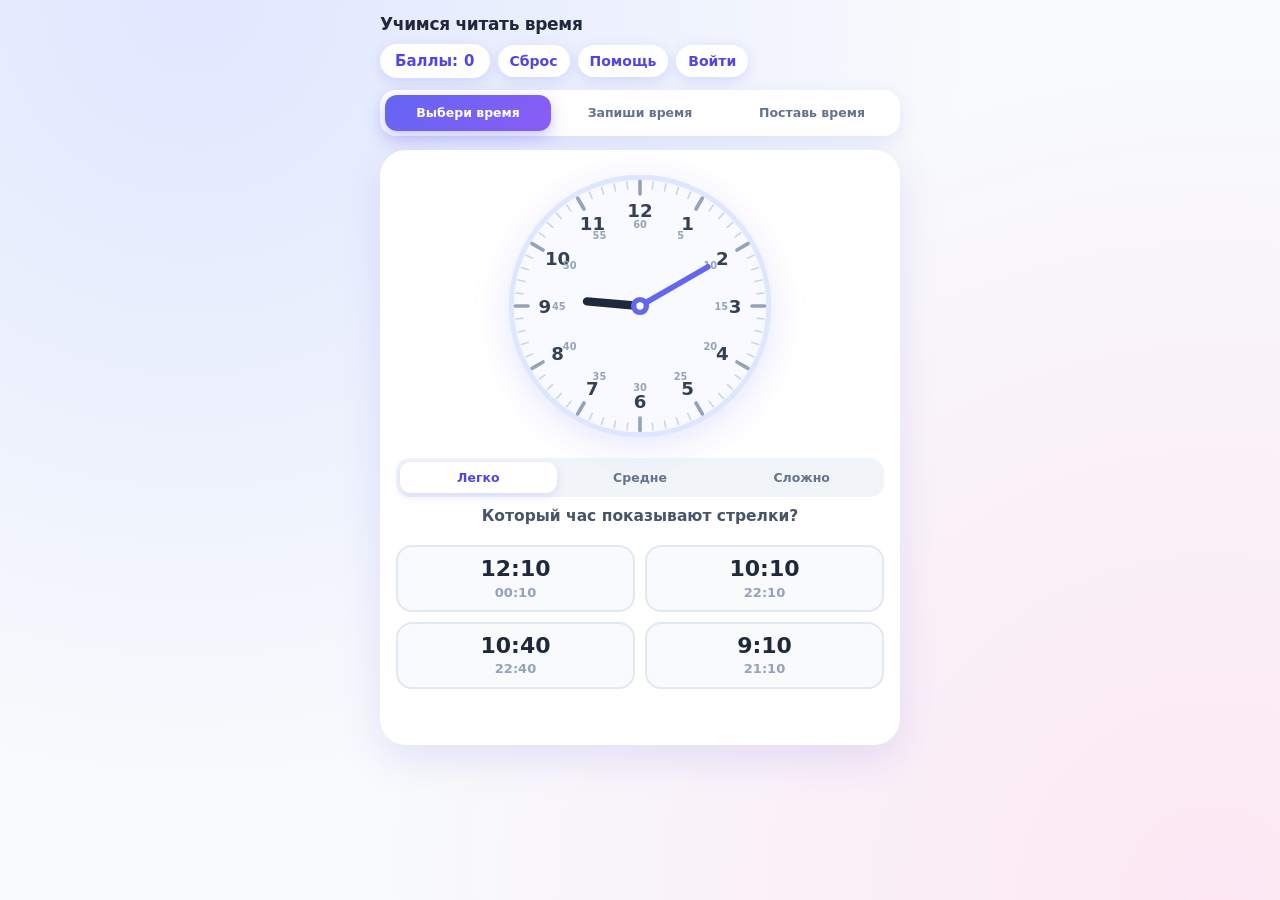
<file: index.html>
<!DOCTYPE html>
<html lang="ru">
<head>
  <meta charset="utf-8">
  <meta name="viewport" content="width=device-width, initial-scale=1, maximum-scale=1, user-scalable=no">
  <title>Учимся читать время</title>
  <link rel="stylesheet" href="styles.css">
  <link rel="stylesheet" href="account.css">
</head>
<body>

<header>
  <h1>Учимся читать время</h1>
  <div class="hgroup">
    <div class="pill">Баллы: <span id="score">0</span></div>
    <button class="pill btnreset" id="reset" title="Сбросить счёт">Сброс</button>
    <button class="pill btnhelp" id="helpOpen" type="button" aria-haspopup="dialog" aria-controls="helpOverlay" aria-expanded="false">Помощь</button>
  </div>
</header>

<div class="tabs">
  <button class="tab active" data-mode="1">Выбери время</button>
  <button class="tab" data-mode="2">Запиши время</button>
  <button class="tab" data-mode="3">Поставь время</button>
</div>

<div class="card">
  <div class="clock-wrap">
    <svg id="clock" viewBox="0 0 200 200" aria-hidden="true">
      <circle class="face" cx="100" cy="100" r="92"/>
      <g id="ticks"></g>
      <g id="numbers"></g>
      <g id="minuteLabels"></g>
      <line id="hourHand" class="hand hour" x1="100" y1="100" x2="100" y2="62"/>
      <line id="minuteHand" class="hand minute" x1="100" y1="100" x2="100" y2="44"/>
      <circle class="pin" cx="100" cy="100" r="6.5"/>
      <circle class="pin-dot" cx="100" cy="100" r="2.6"/>
    </svg>
  </div>

  <div class="panel show" id="panel1">
    <div class="levels" id="levels">
      <button class="lvl active" data-level="1" aria-pressed="true">Легко</button>
      <button class="lvl" data-level="2" aria-pressed="false">Средне</button>
      <button class="lvl" data-level="3" aria-pressed="false">Сложно</button>
    </div>
    <p class="q">Который час показывают стрелки?</p>
    <div class="meta">
      <span id="mistakes"></span>
    </div>
    <div class="options" id="options"></div>
  </div>

  <div class="panel" id="panel2">
    <div class="levels" id="levels2">
      <button class="lvl active" data-level="1" aria-pressed="true">Легко</button>
      <button class="lvl" data-level="2" aria-pressed="false">Средне</button>
      <button class="lvl" data-level="3" aria-pressed="false">Сложно</button>
    </div>
    <p class="q">Запиши время цифрами (24 часа)</p>
    <div class="meta">
      <span id="mistakes2"></span>
    </div>
    <div class="time-input">
      <input id="hh" class="tin" type="text" inputmode="numeric" maxlength="2" placeholder="ЧЧ" autocomplete="off">
      <span class="sep">:</span>
      <input id="mm" class="tin" type="text" inputmode="numeric" maxlength="2" placeholder="ММ" autocomplete="off">
    </div>
    <button class="btn primary" id="check2">Проверить</button>
  </div>

  <div class="panel" id="panel3">
    <div class="levels" id="levels3">
      <button class="lvl active" data-level="1" aria-pressed="true">Легко</button>
      <button class="lvl" data-level="2" aria-pressed="false">Средне</button>
      <button class="lvl" data-level="3" aria-pressed="false">Сложно</button>
    </div>
    <p class="q">Поставь время <b class="target" id="target3">--:--</b></p>
    <div class="digital">
      <span id="digH">00</span><span class="colon">:</span><span id="digM">00</span>
      <span class="digsep">/</span>
      <span id="digH2">12</span><span class="colon">:</span><span id="digM2">00</span>
    </div>
    <div class="dbtns">
      <button class="btn" data-act="h-">- 1 час</button>
      <button class="btn" data-act="h+">+ 1 час</button>
      <button class="btn" data-act="m-">- 5 мин</button>
      <button class="btn" data-act="m+">+ 5 мин</button>
    </div>
  </div>

  <div class="feedback" id="feedback"></div>
  <button class="btn next" id="next" type="button" hidden>Дальше</button>
</div>

<div class="help-overlay" id="helpOverlay" role="dialog" aria-modal="true" aria-label="Памятка: как читать время по часам" tabindex="-1">
  <img src="clock_help.png" alt="Памятка: как читать время по часам со стрелками" draggable="false">
</div>

<script src="app.js"></script>
<script src="account.js"></script>
</body>
</html>
</file>
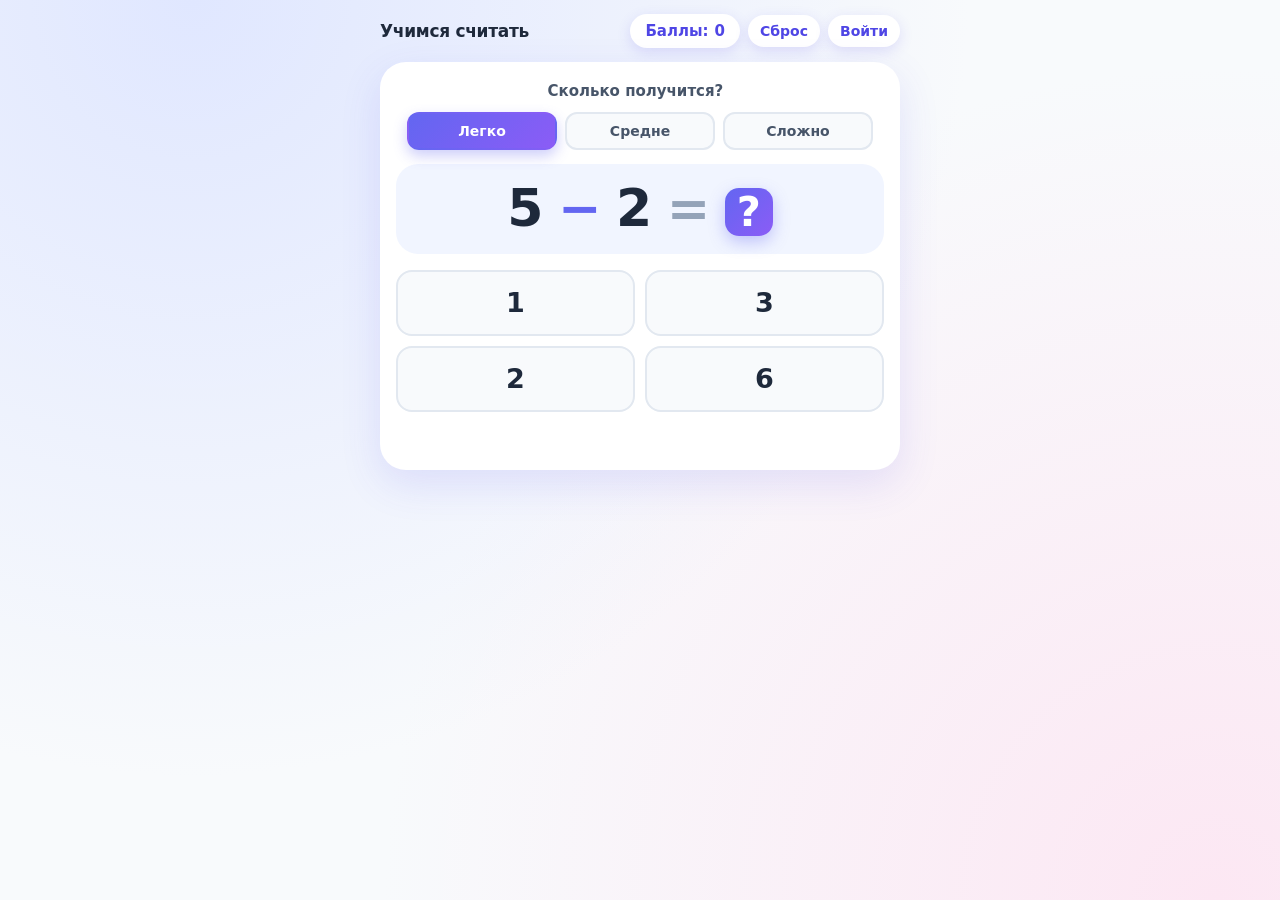
<file: counter.html>
<!DOCTYPE html>
<html lang="ru">
<head>
  <meta charset="utf-8">
  <meta name="viewport" content="width=device-width, initial-scale=1, maximum-scale=1, user-scalable=no">
  <title>Учимся считать</title>
  <style>
    *{
      box-sizing:border-box;
      -webkit-tap-highlight-color:transparent;
    }

    body{
      margin:0;
      min-height:100vh;
      font-family:"Nunito","Segoe UI",system-ui,-apple-system,sans-serif;
      background:
        radial-gradient(circle at 15% 0%, #e0e7ff 0%, transparent 55%),
        radial-gradient(circle at 95% 100%, #fce7f3 0%, transparent 55%),
        #f8fafc;
      color:#1e293b;
      display:flex;
      flex-direction:column;
      align-items:center;
      padding:14px 12px 30px;
      user-select:none;
    }

    header{
      width:100%;
      max-width:520px;
      display:flex;
      flex-wrap:wrap;
      align-items:center;
      justify-content:space-between;
      gap:10px;
      margin-bottom:14px;
    }

    h1{
      font-size:17px;
      margin:0;
      letter-spacing:-.3px;
      font-weight:800;
    }

    .hgroup{
      display:flex;
      align-items:center;
      gap:8px;
    }

    .pill{
      background:#fff;
      border:none;
      border-radius:999px;
      padding:8px 15px;
      font:inherit;
      font-weight:800;
      color:#4f46e5;
      font-size:15px;
      box-shadow:0 4px 14px rgba(79,70,229,.15);
      display:flex;
      align-items:center;
      gap:6px;
    }

    .pill.btnreset{
      cursor:pointer;
      padding:8px 12px;
      font-size:14px;
      transition:.15s;
    }

    .pill.btnreset:active{
      transform:scale(.94);
    }

    #score{
      display:inline-block;
      min-width:1ch;
      font-variant-numeric:tabular-nums;
    }

    #score.bump{
      animation:score-bump .45s cubic-bezier(.34,1.4,.64,1);
    }

    @keyframes score-bump{
      0%{transform:scale(1);}
      40%{transform:scale(1.45);color:#16a34a;}
      100%{transform:scale(1);}
    }

    .card{
      width:100%;
      max-width:520px;
      background:#fff;
      border-radius:26px;
      padding:20px 16px 20px;
      box-shadow:0 14px 40px rgba(79,70,229,.13);
    }

    .q{
      text-align:center;
      font-size:15px;
      font-weight:800;
      color:#475569;
      margin:0 0 12px;
    }

    .lvl{
      display:flex;
      justify-content:center;
      gap:8px;
      margin:0 0 14px;
    }

    .lvl button{
      flex:1;
      max-width:150px;
      padding:9px 6px;
      border-radius:12px;
      border:2px solid #e2e8f0;
      background:#f8fafc;
      color:#475569;
      font:inherit;
      font-size:14px;
      font-weight:800;
      cursor:pointer;
      transition:.15s;
    }

    .lvl button.active{
      background:linear-gradient(135deg,#6366f1,#8b5cf6);
      border-color:transparent;
      color:#fff;
      box-shadow:0 6px 14px rgba(99,102,241,.32);
    }

    .lvl button:active{
      transform:scale(.97);
    }

    .hearts{
      display:inline-flex;
      align-items:center;
      gap:3px;
      line-height:1;
      vertical-align:-.05em;
      margin-left:4px;
    }

    .heart{
      font-size:15px;
      color:#e11d48;
      transition:color .28s ease, opacity .28s ease, transform .32s cubic-bezier(.34,1.4,.64,1);
    }

    .heart.lost{
      color:#cbd5e1;
      opacity:.5;
      transform:scale(.78);
    }

    .heart.burn{
      animation:heart-burn .45s ease-out;
    }

    .heart.return{
      animation:heart-return .5s cubic-bezier(.34,1.4,.64,1);
    }

    @keyframes heart-burn{
      0%{transform:scale(1);color:#e11d48;opacity:1;}
      35%{transform:scale(1.35) rotate(-10deg);color:#fb7185;opacity:1;}
      100%{transform:scale(.78);color:#cbd5e1;opacity:.5;}
    }

    @keyframes heart-return{
      0%{transform:scale(.78);color:#cbd5e1;opacity:.5;}
      55%{transform:scale(1.3);color:#fb7185;opacity:1;}
      100%{transform:scale(1);color:#e11d48;opacity:1;}
    }

    .example{
      display:flex;
      align-items:baseline;
      justify-content:center;
      gap:.28em;
      background:#f1f5ff;
      border-radius:22px;
      padding:18px 10px;
      margin-bottom:16px;
      font-size:clamp(34px,10vw,52px);
      font-weight:900;
      font-variant-numeric:tabular-nums;
      line-height:1;
      white-space:nowrap;
      color:#1e293b;
    }

    .example.pop{
      animation:example-pop .3s cubic-bezier(.34,1.4,.64,1);
    }

    @keyframes example-pop{
      from{opacity:0;transform:scale(.94);}
      to{opacity:1;transform:none;}
    }

    .example .op{
      color:#6366f1;
    }

    .example .eq{
      color:#94a3b8;
    }

    .example .unknown{
      display:inline-flex;
      align-items:center;
      justify-content:center;
      min-width:1.15em;
      height:1.15em;
      border-radius:14px;
      background:linear-gradient(135deg,#6366f1,#8b5cf6);
      color:#fff;
      font-size:.8em;
      box-shadow:0 6px 16px rgba(99,102,241,.35);
    }

    .options{
      display:grid;
      grid-template-columns:1fr 1fr;
      gap:10px;
    }

    .opt{
      display:flex;
      align-items:center;
      justify-content:center;
      min-height:66px;
      padding:8px 4px;
      border-radius:16px;
      border:2px solid #e2e8f0;
      background:#f8fafc;
      color:#1e293b;
      cursor:pointer;
      transition:.15s;
      font-family:inherit;
      font-size:27px;
      font-weight:800;
      font-variant-numeric:tabular-nums;
    }

    .opt:active{
      transform:scale(.97);
    }

    @media (hover:hover){
      .opt:not(:disabled):hover{
        background:#eef2ff;
        border-color:#a5b4fc;
        transform:translateY(-2px);
        box-shadow:0 8px 18px rgba(99,102,241,.18);
      }

      .lvl button:not(.active):hover{
        background:#eef2ff;
        border-color:#a5b4fc;
        color:#4338ca;
      }

      .answer-row .btn.check:not(:disabled):hover{
        background:linear-gradient(135deg,#4f46e5,#7c3aed);
        box-shadow:0 10px 24px rgba(99,102,241,.42);
        transform:translateY(-1px);
      }

      .btn.next:hover{
        background:linear-gradient(135deg,#4f46e5,#7c3aed);
        box-shadow:0 10px 24px rgba(99,102,241,.42);
        transform:translateY(-1px);
      }

      .pill.btnreset:hover{
        background:#eef2ff;
      }
    }

    .opt.ok{
      background:#dcfce7;
      border-color:#22c55e;
      color:#15803d;
      animation:opt-ok .4s cubic-bezier(.34,1.4,.64,1);
    }

    .opt.bad{
      background:#fee2e2;
      border-color:#ef4444;
      color:#b91c1c;
      animation:opt-bad .35s ease-out;
    }

    .opt:disabled{
      opacity:.5;
      cursor:default;
    }

    .opt:disabled:active{
      transform:none;
    }

    .opt:disabled.ok,
    .opt:disabled.bad{
      opacity:1;
    }

    @keyframes opt-ok{
      0%{transform:scale(1);}
      45%{transform:scale(1.07);}
      100%{transform:scale(1);}
    }

    @keyframes opt-bad{
      0%,100%{transform:translateX(0);}
      25%{transform:translateX(-5px);}
      55%{transform:translateX(5px);}
      80%{transform:translateX(-3px);}
    }

    .card.answered .options{
      pointer-events:none;
    }

    .feedback{
      text-align:center;
      font-weight:800;
      min-height:24px;
      margin-top:14px;
      font-size:16px;
    }

    .feedback .fb-eq{
      display:block;
      margin-top:4px;
      font-size:22px;
      font-variant-numeric:tabular-nums;
    }

    .feedback.good{
      color:#16a34a;
      animation:feedback-in .25s ease-out;
    }

    .feedback.bad{
      color:#dc2626;
      animation:feedback-in .25s ease-out;
    }

    @keyframes feedback-in{
      from{opacity:0;transform:translateY(-4px);}
      to{opacity:1;transform:none;}
    }

    .btn{
      font:inherit;
      font-weight:800;
      font-size:16px;
      padding:14px 18px;
      border-radius:16px;
      border:none;
      cursor:pointer;
      transition:.15s;
    }

    .btn.next{
      width:100%;
      margin-top:10px;
      background:linear-gradient(135deg,#6366f1,#8b5cf6);
      color:#fff;
      box-shadow:0 8px 20px rgba(99,102,241,.35);
      animation:next-in .18s ease-out;
    }

    .btn.next:active{
      transform:translateY(1px);
      box-shadow:0 4px 12px rgba(99,102,241,.35);
    }

    @keyframes next-in{
      from{opacity:0;transform:translateY(-4px);}
      to{opacity:1;transform:none;}
    }

    .answer-row{
      display:flex;
      gap:10px;
      align-items:stretch;
    }

    .answer-row[hidden],
    .options[hidden]{
      display:none;
    }

    #answerInput{
      flex:1;
      min-width:0;
      min-height:66px;
      padding:10px 12px;
      border:2px solid #e2e8f0;
      border-radius:16px;
      background:#f8fafc;
      color:#1e293b;
      font:inherit;
      font-size:27px;
      font-weight:800;
      font-variant-numeric:tabular-nums;
      text-align:center;
      outline:none;
      transition:.15s;
    }

    #answerInput::placeholder{
      color:#94a3b8;
      font-weight:700;
    }

    #answerInput:focus{
      border-color:#a5b4fc;
      background:#eef2ff;
      box-shadow:0 0 0 3px rgba(99,102,241,.18);
    }

    .answer-row .btn.check{
      flex:0 0 auto;
      min-height:66px;
      padding:0 20px;
      background:linear-gradient(135deg,#6366f1,#8b5cf6);
      color:#fff;
      box-shadow:0 8px 20px rgba(99,102,241,.35);
    }

    .answer-row .btn.check:active{
      transform:translateY(1px);
      box-shadow:0 4px 12px rgba(99,102,241,.35);
    }

    @media (max-width:440px){
      header{
        flex-direction:column;
        align-items:stretch;
        row-gap:8px;
      }

      .hgroup{
        justify-content:flex-end;
      }
    }

    @media (max-width:380px){
      .example{
        font-size:32px;
        padding:15px 6px;
      }

      .opt{
        font-size:24px;
        min-height:60px;
      }

      .lvl button{
        font-size:13px;
        padding:8px 4px;
      }

      #answerInput,
      .answer-row .btn.check{
        min-height:60px;
        font-size:24px;
      }

      .answer-row .btn.check{
        padding:0 14px;
      }
    }

    @media (prefers-reduced-motion:reduce){
      #score.bump,.example.pop,.opt.ok,.opt.bad,.feedback.good,.feedback.bad,.btn.next,.heart.burn,.heart.return{
        animation:none;
      }

      .heart{
        transition:none;
      }
    }
  </style>
  <link rel="stylesheet" href="account.css">
</head>
<body>

<header>
  <h1>Учимся считать</h1>
  <div class="hgroup">
    <div class="pill">Баллы: <span id="score">0</span></div>
    <button class="pill btnreset" id="reset" type="button" title="Сбросить счёт">Сброс</button>
  </div>
</header>

<main class="card" id="card">
  <p class="q">Сколько получится? <span class="hearts" id="hearts"></span></p>
  <div class="lvl" id="levels" role="group" aria-label="Уровень сложности">
    <button type="button" data-level="1" class="active" aria-pressed="true">Легко</button>
    <button type="button" data-level="2" aria-pressed="false">Средне</button>
    <button type="button" data-level="3" aria-pressed="false">Сложно</button>
  </div>
  <div class="example" id="example" aria-live="polite">
    <span id="a">1</span><span class="op" id="op">+</span><span id="b">7</span><span class="eq">=</span><span class="unknown">?</span>
  </div>
  <div class="options" id="options"></div>
  <div class="answer-row" id="answerRow" hidden>
    <input id="answerInput" type="text" inputmode="numeric" autocomplete="off" maxlength="2" placeholder="?" aria-label="Введи ответ">
    <button class="btn check" id="check" type="button">Проверить</button>
  </div>
  <div class="feedback" id="feedback" role="status" aria-live="polite"></div>
  <button class="btn next" id="next" type="button" hidden>Дальше</button>
</main>

<script>
(function(){
  'use strict';

  var LEVELS = {
    1: { max: 10, choice: true, penaltyEvery: 0 },
    2: { max: 20, choice: true, penaltyEvery: 3, minAnswer: 11 },
    3: { max: 20, choice: false, penaltyEvery: 2 }
  };

  var state = { level: 1, mistakes: 0, heartsDown: false };
  var score = 0;
  var locked = false;
  var taskStartedAt = 0;
  var current = { a: 1, b: 7, op: '+', answer: 8 };
  var previousKey = '';
  var usedKeys = {};
  var POOLS = {};

  var $ = function(id){ return document.getElementById(id); };

  var card = $('card');
  var example = $('example');
  var elA = $('a');
  var elB = $('b');
  var elOp = $('op');
  var levelsBox = $('levels');
  var heartsEl = $('hearts');
  var optionsBox = $('options');
  var answerRow = $('answerRow');
  var answerInput = $('answerInput');
  var checkBtn = $('check');
  var feedback = $('feedback');
  var nextBtn = $('next');
  var scoreEl = $('score');

  function rand(min, max){
    return min + Math.floor(Math.random() * (max - min + 1));
  }

  function shuffle(arr){
    for(var i = arr.length - 1; i > 0; i--){
      var j = Math.floor(Math.random() * (i + 1));
      var tmp = arr[i];
      arr[i] = arr[j];
      arr[j] = tmp;
    }
    return arr;
  }

  function buildPool(info){
    var pool = [];
    var minAnswer = info.minAnswer || 0;
    var a, b, lo, hi;

    for(a = 1; a <= info.max - 1; a++){
      lo = Math.max(1, minAnswer - a);
      hi = info.max - a;

      for(b = lo; b <= hi; b++){
        pool.push({ a: a, b: b, op: '+', answer: a + b, key: a + '+' + b });
      }
    }

    for(a = 2; a <= info.max; a++){
      hi = a - minAnswer;
      if(hi > a){
        hi = a;
      }

      for(b = 1; b <= hi; b++){
        pool.push({ a: a, b: b, op: '−', answer: a - b, key: a + '−' + b });
      }
    }

    return pool;
  }

  for(var levelKey in LEVELS){
    POOLS[levelKey] = buildPool(LEVELS[levelKey]);
  }

  function pickTask(){
    var pool = POOLS[state.level];
    var available = [];
    var i, task;

    for(i = 0; i < pool.length; i++){
      if(!usedKeys[pool[i].key]){
        available.push(pool[i]);
      }
    }

    if(!available.length){
      usedKeys = {};
      available = pool.slice();
    }

    if(available.length > 1){
      var fresh = [];

      for(i = 0; i < available.length; i++){
        if(available[i].key !== previousKey){
          fresh.push(available[i]);
        }
      }

      if(fresh.length){
        available = fresh;
      }
    }

    task = available[Math.floor(Math.random() * available.length)];
    usedKeys[task.key] = true;
    previousKey = task.key;

    return { a: task.a, b: task.b, op: task.op, answer: task.answer };
  }

  // Три неверных варианта рядом с ответом, без повторов и без чисел меньше нуля.
  function buildOptions(answer, max){
    var candidates = shuffle([answer + 1, answer - 1, answer + 2, answer - 2, answer + 3, answer - 3]);
    var wrong = [];

    candidates.forEach(function(v){
      if(wrong.length < 3 && v >= 0 && v <= max && v !== answer && wrong.indexOf(v) < 0){
        wrong.push(v);
      }
    });

    while(wrong.length < 3){
      var v = rand(0, max);
      if(v !== answer && wrong.indexOf(v) < 0){
        wrong.push(v);
      }
    }

    return shuffle(wrong.concat(answer));
  }

  function renderOptions(values){
    optionsBox.innerHTML = '';
    values.forEach(function(value, index){
      var btn = document.createElement('button');
      btn.type = 'button';
      btn.className = 'opt';
      btn.setAttribute('data-value', value);
      btn.setAttribute('aria-label', 'Вариант ' + (index + 1) + ': ' + value);
      btn.textContent = value;
      optionsBox.appendChild(btn);
    });
  }

  function renderExample(){
    elA.textContent = current.a;
    elB.textContent = current.b;
    elOp.textContent = current.op;
    example.setAttribute('aria-label',
      current.a + (current.op === '+' ? ' плюс ' : ' минус ') + current.b + ' равно сколько?');
  }

  function equationText(){
    return current.a + ' ' + current.op + ' ' + current.b + ' = ' + current.answer;
  }

  function bumpScore(){
    scoreEl.classList.remove('bump');
    void scoreEl.offsetWidth;
    scoreEl.classList.add('bump');
  }

  function showNext(){
    nextBtn.hidden = false;
  }

  function hideNext(){
    nextBtn.hidden = true;
  }

  function playHeartAnim(heart, cls){
    heart.classList.remove(cls);
    void heart.offsetWidth;
    heart.classList.add(cls);

    heart.addEventListener('animationend', function onEnd(){
      heart.classList.remove(cls);
      heart.removeEventListener('animationend', onEnd);
    });
  }

  function syncHearts(){
    var total = LEVELS[state.level].penaltyEvery;

    if(total <= 0){
      heartsEl.textContent = '';
      heartsEl.removeAttribute('role');
      heartsEl.removeAttribute('aria-label');
      heartsEl.dataset.hearts = '0';
      return;
    }

    var filled = total - state.mistakes;
    if(filled < 0){
      filled = 0;
    }

    if(heartsEl.dataset.hearts !== String(total)){
      heartsEl.dataset.hearts = String(total);
      heartsEl.className = 'hearts';
      heartsEl.setAttribute('role', 'img');
      heartsEl.innerHTML = '';

      for(var i = 0; i < total; i++){
        var heart = document.createElement('span');
        var lost = i >= filled;

        heart.className = lost ? 'heart lost' : 'heart';
        heart.dataset.lost = lost ? '1' : '0';
        heart.setAttribute('aria-hidden', 'true');
        heart.textContent = '♥';
        heartsEl.appendChild(heart);
      }
    }

    var hearts = heartsEl.children;

    for(var j = 0; j < hearts.length; j++){
      var h = hearts[j];
      var shouldLost = j >= filled;
      var wasLost = h.dataset.lost === '1';

      if(shouldLost && !wasLost){
        h.classList.add('lost');
        playHeartAnim(h, 'burn');
      }else if(!shouldLost && wasLost){
        h.classList.remove('lost');
        playHeartAnim(h, 'return');
      }

      h.dataset.lost = shouldLost ? '1' : '0';
    }

    heartsEl.setAttribute('aria-label', 'жизни: ' + filled + ' из ' + total);
  }

  function registerMistake(){
    var info = LEVELS[state.level];

    if(info.penaltyEvery <= 0){
      return false;
    }

    state.mistakes++;

    if(state.mistakes < info.penaltyEvery){
      syncHearts();
      return false;
    }

    var penalty = false;

    if(score > 0){
      score--;
      scoreEl.textContent = score;
      penalty = true;
    }

    state.heartsDown = true;
    syncHearts();
    return penalty;
  }

  function syncLevelUi(){
    var info = LEVELS[state.level];
    optionsBox.hidden = !info.choice;
    answerRow.hidden = info.choice;

    Array.prototype.forEach.call(levelsBox.children, function(btn){
      var on = Number(btn.getAttribute('data-level')) === state.level;
      btn.classList.toggle('active', on);
      btn.setAttribute('aria-pressed', on ? 'true' : 'false');
    });

    syncHearts();
  }

  function newTask(){
    var info = LEVELS[state.level];
    current = pickTask();
    renderExample();

    example.classList.remove('pop');
    void example.offsetWidth;
    example.classList.add('pop');

    answerInput.value = '';
    answerInput.disabled = false;
    checkBtn.disabled = false;

    if(info.choice){
      renderOptions(buildOptions(current.answer, info.max));
    }else{
      optionsBox.innerHTML = '';
    }

    optionsBox.hidden = !info.choice;
    answerRow.hidden = info.choice;
    locked = false;
    syncHearts();
    taskStartedAt = Date.now();
  }

  function nextTask(){
    locked = false;
    card.classList.remove('answered');
    feedback.className = 'feedback';
    feedback.textContent = '';

    if(state.heartsDown){
      state.heartsDown = false;
      state.mistakes = 0;
    }

    hideNext();
    newTask();
  }

  function setLevel(level){
    if(level === state.level){
      return;
    }
    state.level = level;
    state.mistakes = 0;
    state.heartsDown = false;
    syncLevelUi();
    nextTask();
    if(!LEVELS[state.level].choice){
      answerInput.focus();
    }
  }

  function answerWith(chosen, btn){
    if(locked){
      return;
    }
    locked = true;

    var correct = chosen === current.answer;

    if(LEVELS[state.level].choice){
      var buttons = optionsBox.querySelectorAll('.opt');

      Array.prototype.forEach.call(buttons, function(el){
        el.disabled = true;
        var value = Number(el.getAttribute('data-value'));
        if(value === current.answer){
          el.classList.add('ok');
        }else if(el === btn){
          el.classList.add('bad');
        }
      });
    }else{
      answerInput.disabled = true;
      checkBtn.disabled = true;
      answerRow.hidden = true;
    }

    if(correct){
      score += 1;
      scoreEl.textContent = score;
      bumpScore();
      state.mistakes = 0;
      state.heartsDown = false;
      syncHearts();
    }

    var penalty = correct ? false : registerMistake();

    feedback.className = 'feedback ' + (correct ? 'good' : 'bad');
    feedback.innerHTML = '';
    var main = document.createElement('span');
    main.textContent = correct ? 'Верно! Молодец!' : 'Не беда! Правильный ответ:';
    if(penalty){
      main.textContent += ' (−1 балл)';
    }
    var eq = document.createElement('span');
    eq.className = 'fb-eq';
    eq.textContent = equationText();
    feedback.appendChild(main);
    feedback.appendChild(eq);

    card.classList.add('answered');
    showNext();

    if(window.ClockAccount){
      window.ClockAccount.record('counter', null, state.level, correct,
        String(chosen), String(current.answer),
        taskStartedAt ? Date.now() - taskStartedAt : null);
    }
  }

  function submitTyped(){
    if(locked){
      return;
    }

    var raw = answerInput.value.replace(/\s+/g, '');
    var max = LEVELS[state.level].max;

    if(!/^\d{1,2}$/.test(raw) || Number(raw) > max){
      feedback.className = 'feedback bad';
      feedback.textContent = 'Введи число от 0 до ' + max + '.';
      answerInput.focus();
      return;
    }

    answerWith(Number(raw), null);
  }

  levelsBox.addEventListener('click', function(e){
    var btn = e.target.closest('[data-level]');
    if(!btn){
      return;
    }
    setLevel(Number(btn.getAttribute('data-level')));
  });

  optionsBox.addEventListener('click', function(e){
    var btn = e.target.closest('.opt');
    if(!btn || btn.disabled){
      return;
    }
    answerWith(Number(btn.getAttribute('data-value')), btn);
  });

  checkBtn.addEventListener('click', submitTyped);

  nextBtn.addEventListener('click', nextTask);

  $('reset').addEventListener('click', function(){
    score = 0;
    scoreEl.textContent = '0';
    state.mistakes = 0;
    state.heartsDown = false;
    nextTask();
  });

  document.addEventListener('keydown', function(e){
    if(e.altKey || e.ctrlKey || e.metaKey){
      return;
    }
    if(locked){
      if(e.key === 'Enter'){
        e.preventDefault();
        nextTask();
      }
      return;
    }
    if(!LEVELS[state.level].choice){
      if(e.key === 'Enter'){
        e.preventDefault();
        submitTyped();
      }else if(/^\d$/.test(e.key) && document.activeElement !== answerInput){
        e.preventDefault();
        answerInput.focus();
        answerInput.value = (answerInput.value + e.key).slice(0, 2);
      }
      return;
    }
    var n = Number(e.key);
    if(n >= 1 && n <= 4){
      var btn = optionsBox.children[n - 1];
      if(btn){
        answerWith(Number(btn.getAttribute('data-value')), btn);
      }
    }
  });

  syncLevelUi();
  newTask();
})();
</script>
<script src="account.js"></script>
</body>
</html>
</file>
<file: styles.css>
*{
  box-sizing:border-box;
  -webkit-tap-highlight-color:transparent;
}

body{
  margin:0;
  min-height:100vh;
  font-family:"Nunito","Segoe UI",system-ui,-apple-system,sans-serif;
  background:
    radial-gradient(circle at 15% 0%, #e0e7ff 0%, transparent 55%),
    radial-gradient(circle at 95% 100%, #fce7f3 0%, transparent 55%),
    #f8fafc;
  color:#1e293b;
  display:flex;
  flex-direction:column;
  align-items:center;
  padding:14px 12px 30px;
  user-select:none;
}

header{
  width:100%;
  max-width:520px;
  display:flex;
  flex-wrap:wrap;
  align-items:center;
  justify-content:space-between;
  gap:10px;
  margin-bottom:12px;
}

h1{
  font-size:17px;
  margin:0;
  letter-spacing:-.3px;
  font-weight:800;
}

.hgroup{
  display:flex;
  align-items:center;
  gap:8px;
}

.pill{
  background:#fff;
  border:none;
  border-radius:999px;
  padding:8px 15px;
  font:inherit;
  font-weight:800;
  color:#4f46e5;
  font-size:15px;
  box-shadow:0 4px 14px rgba(79,70,229,.15);
  display:flex;
  align-items:center;
  gap:6px;
}

.pill.btnreset,.pill.btnhelp{
  cursor:pointer;
  padding:8px 12px;
  font-size:14px;
}

.pill.btnreset:active,.pill.btnhelp:active{
  transform:scale(.94);
}

.tabs{
  display:flex;
  gap:6px;
  background:#fff;
  padding:5px;
  border-radius:16px;
  box-shadow:0 6px 20px rgba(79,70,229,.10);
  width:100%;
  max-width:520px;
  margin-bottom:14px;
}

.tab{
  flex:1;
  border:none;
  background:transparent;
  padding:11px 4px;
  border-radius:12px;
  font:inherit;
  font-weight:800;
  font-size:12.5px;
  color:#64748b;
  cursor:pointer;
  transition:.18s;
  line-height:1.15;
}

.tab.active{
  background:linear-gradient(135deg,#6366f1,#8b5cf6);
  color:#fff;
  box-shadow:0 6px 16px rgba(99,102,241,.35);
}

.levels{
  display:flex;
  gap:5px;
  background:#f1f5f9;
  padding:4px;
  border-radius:14px;
  margin:12px 0 2px;
}

.lvl{
  flex:1;
  border:none;
  background:transparent;
  padding:8px 4px;
  border-radius:11px;
  font:inherit;
  font-weight:800;
  font-size:12.5px;
  color:#64748b;
  cursor:pointer;
  transition:.18s;
}

.lvl.active{
  background:#fff;
  color:#4f46e5;
  box-shadow:0 3px 10px rgba(79,70,229,.16);
}

.lvl:active{
  transform:scale(.96);
}

.meta{
  display:flex;
  justify-content:center;
  align-items:center;
  gap:12px;
  margin:-4px 0 10px;
  font-size:12.5px;
  font-weight:700;
  color:#94a3b8;
}

.meta span:empty{
  display:none;
}

#mistakes,#mistakes2{
  color:#b45309;
}

.hearts{
  display:inline-flex;
  align-items:center;
  gap:3px;
  line-height:1;
}

.heart{
  font-size:14px;
  color:#e11d48;
  transition:color .28s ease, opacity .28s ease, transform .32s cubic-bezier(.34,1.4,.64,1);
}

.heart.lost{
  color:#cbd5e1;
  opacity:.5;
  transform:scale(.78);
}

.heart.burn{
  animation:heart-burn .45s ease-out;
}

.heart.return{
  animation:heart-return .5s cubic-bezier(.34,1.4,.64,1);
}

@keyframes heart-burn{
  0%{transform:scale(1);color:#e11d48;opacity:1;}
  35%{transform:scale(1.35) rotate(-10deg);color:#fb7185;opacity:1;}
  100%{transform:scale(.78);color:#cbd5e1;opacity:.5;}
}

@keyframes heart-return{
  0%{transform:scale(.78);color:#cbd5e1;opacity:.5;}
  55%{transform:scale(1.3);color:#fb7185;opacity:1;}
  100%{transform:scale(1);color:#e11d48;opacity:1;}
}

@media (prefers-reduced-motion:reduce){
  .heart{
    transition:none;
  }

  .heart.burn,.heart.return{
    animation:none;
  }

  .help-overlay.open,.help-overlay.closing,.help-overlay img{
    animation:none;
  }
}

.card{
  width:100%;
  max-width:520px;
  background:#fff;
  border-radius:26px;
  padding:16px 16px 20px;
  box-shadow:0 14px 40px rgba(79,70,229,.13);
}

.help-overlay{
  position:fixed;
  inset:0;
  z-index:1000;
  display:none;
  align-items:center;
  justify-content:center;
  padding:12px;
  background:rgba(15,23,42,.9);
  overscroll-behavior:contain;
  cursor:zoom-out;
}

.help-overlay.open{
  display:flex;
  animation:help-in .2s ease-out;
}

.help-overlay:focus{
  outline:none;
}

.help-overlay.closing{
  animation:help-out .16s ease-in forwards;
}

.help-overlay img{
  max-width:100%;
  max-height:100%;
  width:auto;
  height:auto;
  object-fit:contain;
  border-radius:12px;
  box-shadow:0 24px 60px rgba(0,0,0,.5);
  animation:help-zoom .24s cubic-bezier(.34,1.4,.64,1);
}

body.help-open{
  overflow:hidden;
}

@keyframes help-in{
  from{
    opacity:0;
  }
  to{
    opacity:1;
  }
}

@keyframes help-zoom{
  from{
    opacity:0;
    transform:scale(.94);
  }
  to{
    opacity:1;
    transform:none;
  }
}

@keyframes help-out{
  from{
    opacity:1;
  }
  to{
    opacity:0;
  }
}

.clock-wrap{
  display:flex;
  justify-content:center;
  margin-bottom:4px;
}

svg#clock{
  width:min(280px,70vw);
  height:auto;
  display:block;
  overflow:visible;
  filter:drop-shadow(0 8px 18px rgba(99,102,241,.16));
}

.face{
  fill:#f8faff;
  stroke:#dfe6ff;
  stroke-width:3.5;
}

.tick-m{
  stroke:#cbd5e1;
  stroke-width:1.1;
  stroke-linecap:round;
}

.tick-h{
  stroke:#94a3b8;
  stroke-width:2.6;
  stroke-linecap:round;
}

.num{
  font-size:13px;
  font-weight:800;
  fill:#334155;
  font-family:inherit;
}

#clock .min{
  display:none;
  font-size:7px;
  font-weight:700;
  fill:#94a3b8;
  font-family:inherit;
}

#clock.minutes-on .min{
  display:block;
}

.hand{
  transform-box:view-box;
  transform-origin:100px 100px;
  transition:transform .45s cubic-bezier(.34,1.4,.64,1);
  stroke-linecap:round;
}

.hour{
  stroke:#1e293b;
  stroke-width:6;
}

.minute{
  stroke:#6366f1;
  stroke-width:4;
}

#clock.drag-on{
  cursor:grab;
  touch-action:none;
}

#clock.dragging{
  cursor:grabbing;
}

#clock.dragging .hand{
  transition:none;
}

.pin{
  fill:#6366f1;
}

.pin-dot{
  fill:#fff;
}

.panel{
  display:none;
}

.panel.show{
  display:block;
  animation:fade .25s ease;
}

@keyframes fade{
  from{
    opacity:0;
    transform:translateY(6px);
  }
  to{
    opacity:1;
    transform:none;
  }
}

.q{
  text-align:center;
  font-size:15.5px;
  font-weight:800;
  color:#475569;
  margin:10px 0 14px;
}

.target{
  color:#4f46e5;
  font-size:21px;
  font-variant-numeric:tabular-nums;
}

.options{
  display:grid;
  grid-template-columns:1fr 1fr;
  gap:10px;
}

/* --- Варианты с двумя форматами: 12ч + 24ч --- */
.opt{
  display:flex;
  flex-direction:column;
  align-items:center;
  justify-content:center;
  min-height:64px;
  padding:10px 4px;
  border-radius:16px;
  border:2px solid #e2e8f0;
  background:#f8fafc;
  color:#1e293b;
  cursor:pointer;
  transition:.15s;
  font-family:inherit;
  font-variant-numeric:tabular-nums;
}

.opt .t12{
  font-size:22px;
  font-weight:800;
  line-height:1.1;
}

.opt .t24{
  font-size:13px;
  font-weight:700;
  color:#94a3b8;
  line-height:1.2;
  margin-top:3px;
}

.opt.solo .t24{
  font-size:22px;
  font-weight:800;
  color:inherit;
  margin-top:0;
}

.opt:active{
  transform:scale(.97);
}

@media (hover:hover){
  .opt:not(:disabled):hover{
    background:#eef2ff;
    border-color:#a5b4fc;
    transform:translateY(-2px);
    box-shadow:0 8px 18px rgba(99,102,241,.18);
  }

  .btn.primary:hover,
  .btn.next:hover{
    background:linear-gradient(135deg,#4f46e5,#7c3aed);
    box-shadow:0 10px 24px rgba(99,102,241,.42);
    transform:translateY(-1px);
  }

  .dbtns .btn:hover{
    background:#e0e7ff;
    color:#3730a3;
  }
}

.opt.ok{
  background:#dcfce7;
  border-color:#22c55e;
  color:#15803d;
}

.opt.ok .t24{
  color:#15803d;
  opacity:.85;
}

.opt.bad{
  background:#fee2e2;
  border-color:#ef4444;
  color:#b91c1c;
}

.opt.bad .t24{
  color:#b91c1c;
  opacity:.85;
}

.opt:disabled{
  opacity:.55;
  cursor:default;
}

.opt:disabled:active{
  transform:none;
}

#panel1.answered .options,
#panel2.answered .time-input,
#panel2.answered #check2{
  display:none;
}

.time-input{
  display:flex;
  align-items:center;
  justify-content:center;
  gap:8px;
  margin-bottom:14px;
}

.tin{
  width:88px;
  text-align:center;
  font:inherit;
  font-size:34px;
  font-weight:800;
  padding:10px 0;
  border-radius:16px;
  border:2px solid #e2e8f0;
  background:#f8fafc;
  color:#1e293b;
  outline:none;
  font-variant-numeric:tabular-nums;
}

.tin:focus{
  border-color:#6366f1;
  background:#fff;
  box-shadow:0 0 0 4px rgba(99,102,241,.15);
}

.sep{
  font-size:34px;
  font-weight:800;
  color:#94a3b8;
}

.btn{
  font:inherit;
  font-weight:800;
  font-size:16px;
  padding:14px 18px;
  border-radius:16px;
  border:none;
  cursor:pointer;
  transition:.15s;
}

.btn:disabled{
  opacity:.55;
  cursor:default;
}

.btn.primary{
  width:100%;
  background:linear-gradient(135deg,#6366f1,#8b5cf6);
  color:#fff;
  box-shadow:0 8px 20px rgba(99,102,241,.35);
}

.btn.primary:active{
  transform:translateY(1px);
  box-shadow:0 4px 12px rgba(99,102,241,.35);
}

.btn.next{
  width:100%;
  margin-top:10px;
  background:linear-gradient(135deg,#6366f1,#8b5cf6);
  color:#fff;
  box-shadow:0 8px 20px rgba(99,102,241,.35);
  animation:next-in .18s ease-out;
}

@keyframes next-in{
  from{
    opacity:0;
    transform:translateY(-4px);
  }
  to{
    opacity:1;
    transform:none;
  }
}

.btn.next:active{
  transform:translateY(1px);
  box-shadow:0 4px 12px rgba(99,102,241,.35);
}

.digital{
  display:flex;
  justify-content:center;
  align-items:baseline;
  gap:2px;
  font-size:clamp(26px,7.6vw,40px);
  font-weight:900;
  font-variant-numeric:tabular-nums;
  color:#1e293b;
  background:#f1f5ff;
  border-radius:18px;
  padding:8px 18px;
  margin:0 auto 14px;
  width:max-content;
  letter-spacing:1.5px;
  white-space:nowrap;
}

.digital .colon{
  color:#6366f1;
  animation:blink 1s steps(1) infinite;
}

.digital .digsep{
  color:#94a3b8;
  margin:0 5px;
  font-weight:800;
}

#panel3.readout-off .digital{
  display:none;
}

@keyframes blink{
  50%{
    opacity:.2;
  }
}

.dbtns{
  display:grid;
  grid-template-columns:1fr 1fr;
  gap:10px;
}

.dbtns .btn{
  background:#eef2ff;
  color:#4338ca;
  font-size:15px;
  padding:14px 6px;
}

.dbtns .btn:active{
  background:#dfe5ff;
  transform:scale(.97);
}

.feedback{
  text-align:center;
  font-weight:800;
  font-size:16px;
  min-height:24px;
  margin-top:12px;
  transition:.15s;
}

.feedback.good{
  color:#16a34a;
}

.feedback.bad{
  color:#dc2626;
}

@media (max-width:440px){
  header{
    flex-direction:column;
    align-items:stretch;
    row-gap:8px;
  }

  .hgroup{
    justify-content:flex-end;
  }
}

@media (max-width:380px){
  .digital{
    font-size:26px;
    padding:6px 12px;
  }

  .opt .t12{
    font-size:19px;
  }

  .opt .t24{
    font-size:11.5px;
  }

  .opt.solo .t24{
    font-size:19px;
  }

  .tab{
    font-size:11.5px;
  }

  .lvl{
    font-size:11.5px;
    padding:7px 3px;
  }

  #clock .min{
    font-size:6.5px;
  }
}

@media (prefers-reduced-motion:reduce){
  .btn.next{
    animation:none;
  }
}
</file>
<file: account.css>
.acc-pill{
  display:inline-block;
  max-width:130px;
  overflow:hidden;
  white-space:nowrap;
  text-overflow:ellipsis;
  cursor:pointer;
  padding:8px 12px;
  font-size:14px;
  line-height:1.2;
  transition:.15s;
}

.acc-pill:active{
  transform:scale(.94);
}

.acc-pill.logged-in{
  color:#4338ca;
}

.acc-overlay{
  position:fixed;
  inset:0;
  z-index:1100;
  display:flex;
  align-items:center;
  justify-content:center;
  padding:16px;
  background:rgba(15,23,42,.55);
  opacity:0;
  visibility:hidden;
  transition:opacity .2s ease, visibility .2s ease;
}

.acc-overlay.open{
  opacity:1;
  visibility:visible;
}

.acc-dialog{
  width:100%;
  max-width:430px;
  max-height:90vh;
  overflow:auto;
  background:#fff;
  border-radius:26px;
  padding:20px 18px 18px;
  box-shadow:0 24px 70px rgba(15,23,42,.35);
  transform:translateY(10px) scale(.97);
  transition:transform .2s cubic-bezier(.34,1.3,.64,1);
  user-select:text;
}

.acc-overlay.open .acc-dialog{
  transform:none;
}

.acc-top{
  display:flex;
  align-items:center;
  justify-content:space-between;
  gap:12px;
  margin-bottom:14px;
}

.acc-top h2{
  margin:0;
  font-size:18px;
  font-weight:900;
  letter-spacing:-.3px;
  color:#1e293b;
}

.acc-close{
  flex:0 0 auto;
  width:34px;
  height:34px;
  border:none;
  border-radius:50%;
  background:#f1f5f9;
  color:#475569;
  font:inherit;
  font-size:22px;
  line-height:1;
  cursor:pointer;
  transition:.15s;
}

.acc-close:active{
  transform:scale(.92);
}

.acc-tabs{
  display:flex;
  gap:5px;
  background:#f1f5f9;
  padding:4px;
  border-radius:14px;
  margin-bottom:14px;
}

.acc-tab{
  flex:1;
  border:none;
  background:transparent;
  padding:9px 6px;
  border-radius:11px;
  font:inherit;
  font-weight:800;
  font-size:13px;
  color:#64748b;
  cursor:pointer;
  transition:.15s;
}

.acc-tab.active{
  background:#fff;
  color:#4f46e5;
  box-shadow:0 3px 10px rgba(79,70,229,.16);
}

.acc-field{
  display:block;
  margin-bottom:10px;
}

.acc-field span{
  display:block;
  margin-bottom:5px;
  font-size:12.5px;
  font-weight:800;
  color:#64748b;
}

.acc-input{
  width:100%;
  min-height:48px;
  padding:10px 13px;
  border:2px solid #e2e8f0;
  border-radius:14px;
  background:#f8fafc;
  color:#1e293b;
  font:inherit;
  font-size:17px;
  font-weight:800;
  outline:none;
  transition:.15s;
}

.acc-input:focus{
  border-color:#a5b4fc;
  background:#eef2ff;
  box-shadow:0 0 0 3px rgba(99,102,241,.18);
}

.acc-input.pin{
  max-width:130px;
  letter-spacing:.35em;
  text-align:center;
  font-variant-numeric:tabular-nums;
}

.acc-hint{
  margin:0 0 12px;
  font-size:12.5px;
  font-weight:700;
  color:#94a3b8;
  line-height:1.4;
}

.acc-msg{
  min-height:20px;
  margin:0 0 10px;
  font-size:13.5px;
  font-weight:800;
  line-height:1.35;
}

.acc-msg.bad{
  color:#dc2626;
}

.acc-msg.good{
  color:#16a34a;
}

.acc-submit{
  width:100%;
  min-height:48px;
  border:none;
  border-radius:14px;
  background:linear-gradient(135deg,#6366f1,#8b5cf6);
  color:#fff;
  font:inherit;
  font-size:16px;
  font-weight:800;
  cursor:pointer;
  box-shadow:0 8px 20px rgba(99,102,241,.35);
  transition:.15s;
}

.acc-submit:active{
  transform:translateY(1px);
  box-shadow:0 4px 12px rgba(99,102,241,.35);
}

.acc-submit:disabled{
  opacity:.6;
  cursor:default;
}

.acc-hello{
  margin:0 0 14px;
  font-size:15px;
  font-weight:800;
  color:#475569;
}

.acc-hello b{
  color:#4f46e5;
}

.acc-summary{
  display:grid;
  grid-template-columns:1fr 1fr;
  gap:8px;
  margin-bottom:16px;
}

.acc-metric{
  background:#f8fafc;
  border:1px solid #eef2f7;
  border-radius:14px;
  padding:10px 12px;
}

.acc-metric span{
  display:block;
  font-size:11.5px;
  font-weight:800;
  color:#94a3b8;
  margin-bottom:3px;
}

.acc-metric b{
  font-size:20px;
  font-weight:900;
  color:#1e293b;
  font-variant-numeric:tabular-nums;
}

.acc-section-title{
  margin:14px 0 7px;
  font-size:12px;
  font-weight:900;
  letter-spacing:.04em;
  text-transform:uppercase;
  color:#94a3b8;
}

.acc-row{
  display:flex;
  align-items:baseline;
  justify-content:space-between;
  gap:10px;
  padding:8px 2px;
  border-bottom:1px solid #f1f5f9;
  font-size:14px;
  font-weight:800;
  color:#475569;
}

.acc-row:last-child{
  border-bottom:none;
}

.acc-row b{
  color:#1e293b;
  font-variant-numeric:tabular-nums;
  white-space:nowrap;
}

.acc-empty{
  margin:6px 0 2px;
  font-size:13.5px;
  font-weight:700;
  color:#94a3b8;
}

.acc-actions{
  display:flex;
  gap:8px;
  margin-top:16px;
}

.acc-actions button{
  flex:1;
  min-height:42px;
  border-radius:12px;
  border:2px solid #e2e8f0;
  background:#f8fafc;
  color:#475569;
  font:inherit;
  font-size:14px;
  font-weight:800;
  cursor:pointer;
  transition:.15s;
}

.acc-actions button:active{
  transform:scale(.97);
}

.acc-actions .acc-logout{
  border-color:transparent;
  background:#fee2e2;
  color:#b91c1c;
}

body.acc-open{
  overflow:hidden;
}

@media (hover:hover){
  .acc-pill:hover{
    background:#eef2ff;
  }

  .acc-close:hover{
    background:#e2e8f0;
  }

  .acc-tab:not(.active):hover{
    color:#4338ca;
  }

  .acc-submit:not(:disabled):hover{
    background:linear-gradient(135deg,#4f46e5,#7c3aed);
    box-shadow:0 10px 24px rgba(99,102,241,.42);
  }

  .acc-actions button:hover{
    background:#eef2ff;
    border-color:#a5b4fc;
  }

  .acc-actions .acc-logout:hover{
    background:#fecaca;
    border-color:transparent;
  }
}

@media (max-width:440px){
  .hgroup{
    flex-wrap:wrap;
    justify-content:flex-end;
  }

  .acc-pill{
    max-width:110px;
  }

  .acc-dialog{
    padding:17px 14px 15px;
    border-radius:22px;
  }
}

@media (prefers-reduced-motion:reduce){
  .acc-overlay,
  .acc-dialog,
  .acc-pill,
  .acc-submit{
    transition:none;
  }
}
</file>
